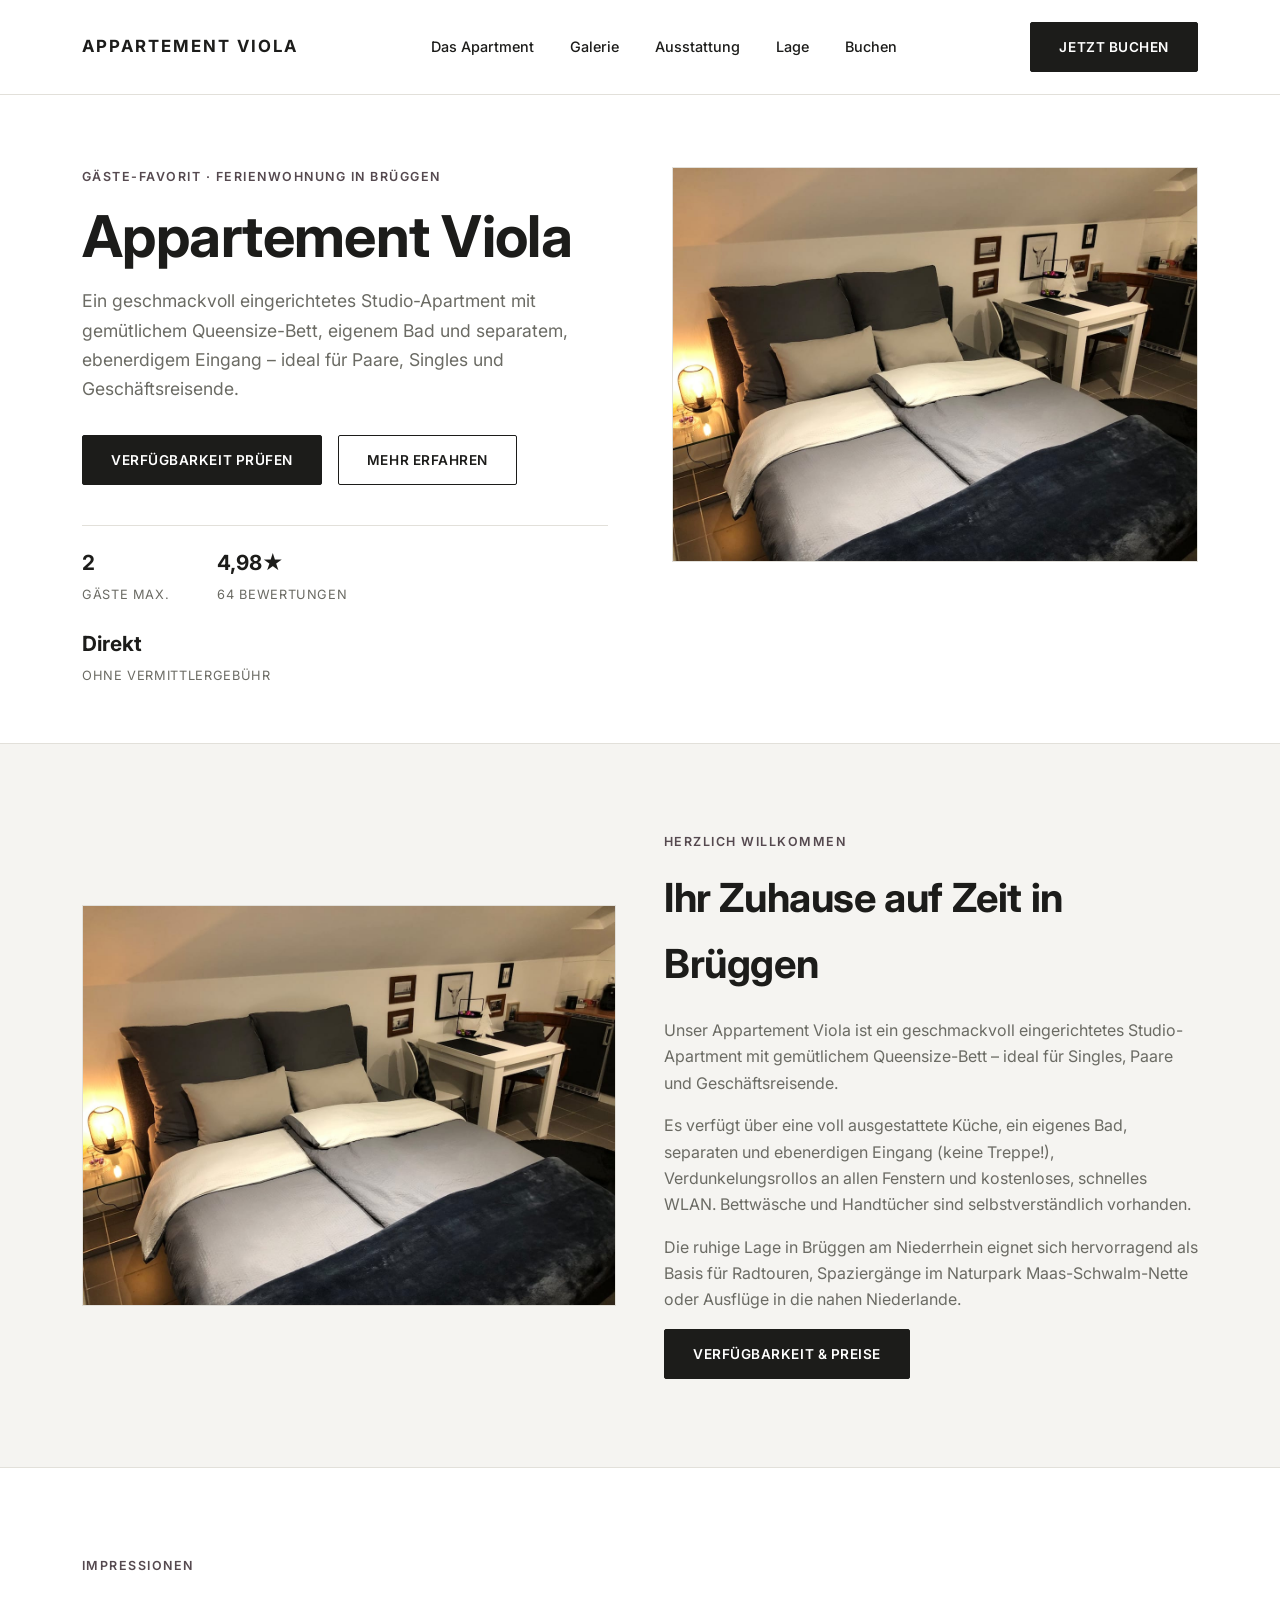
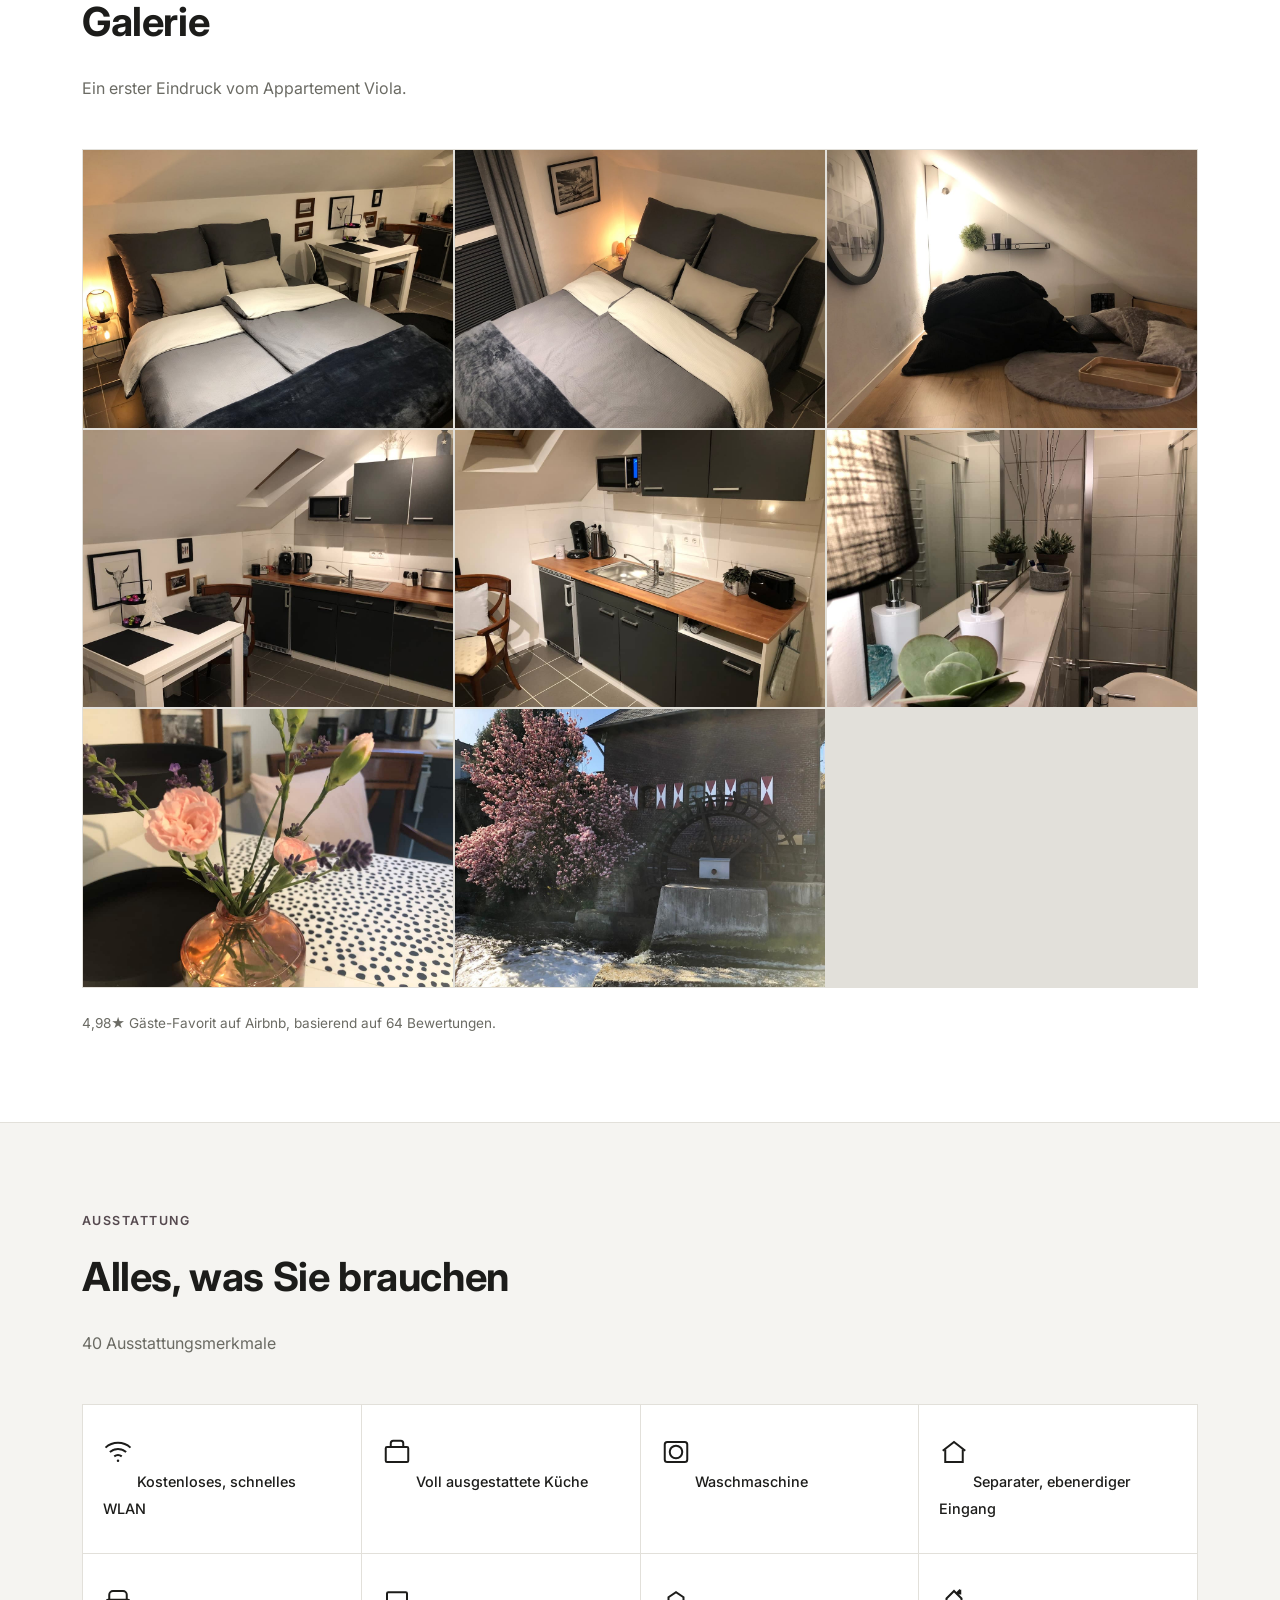
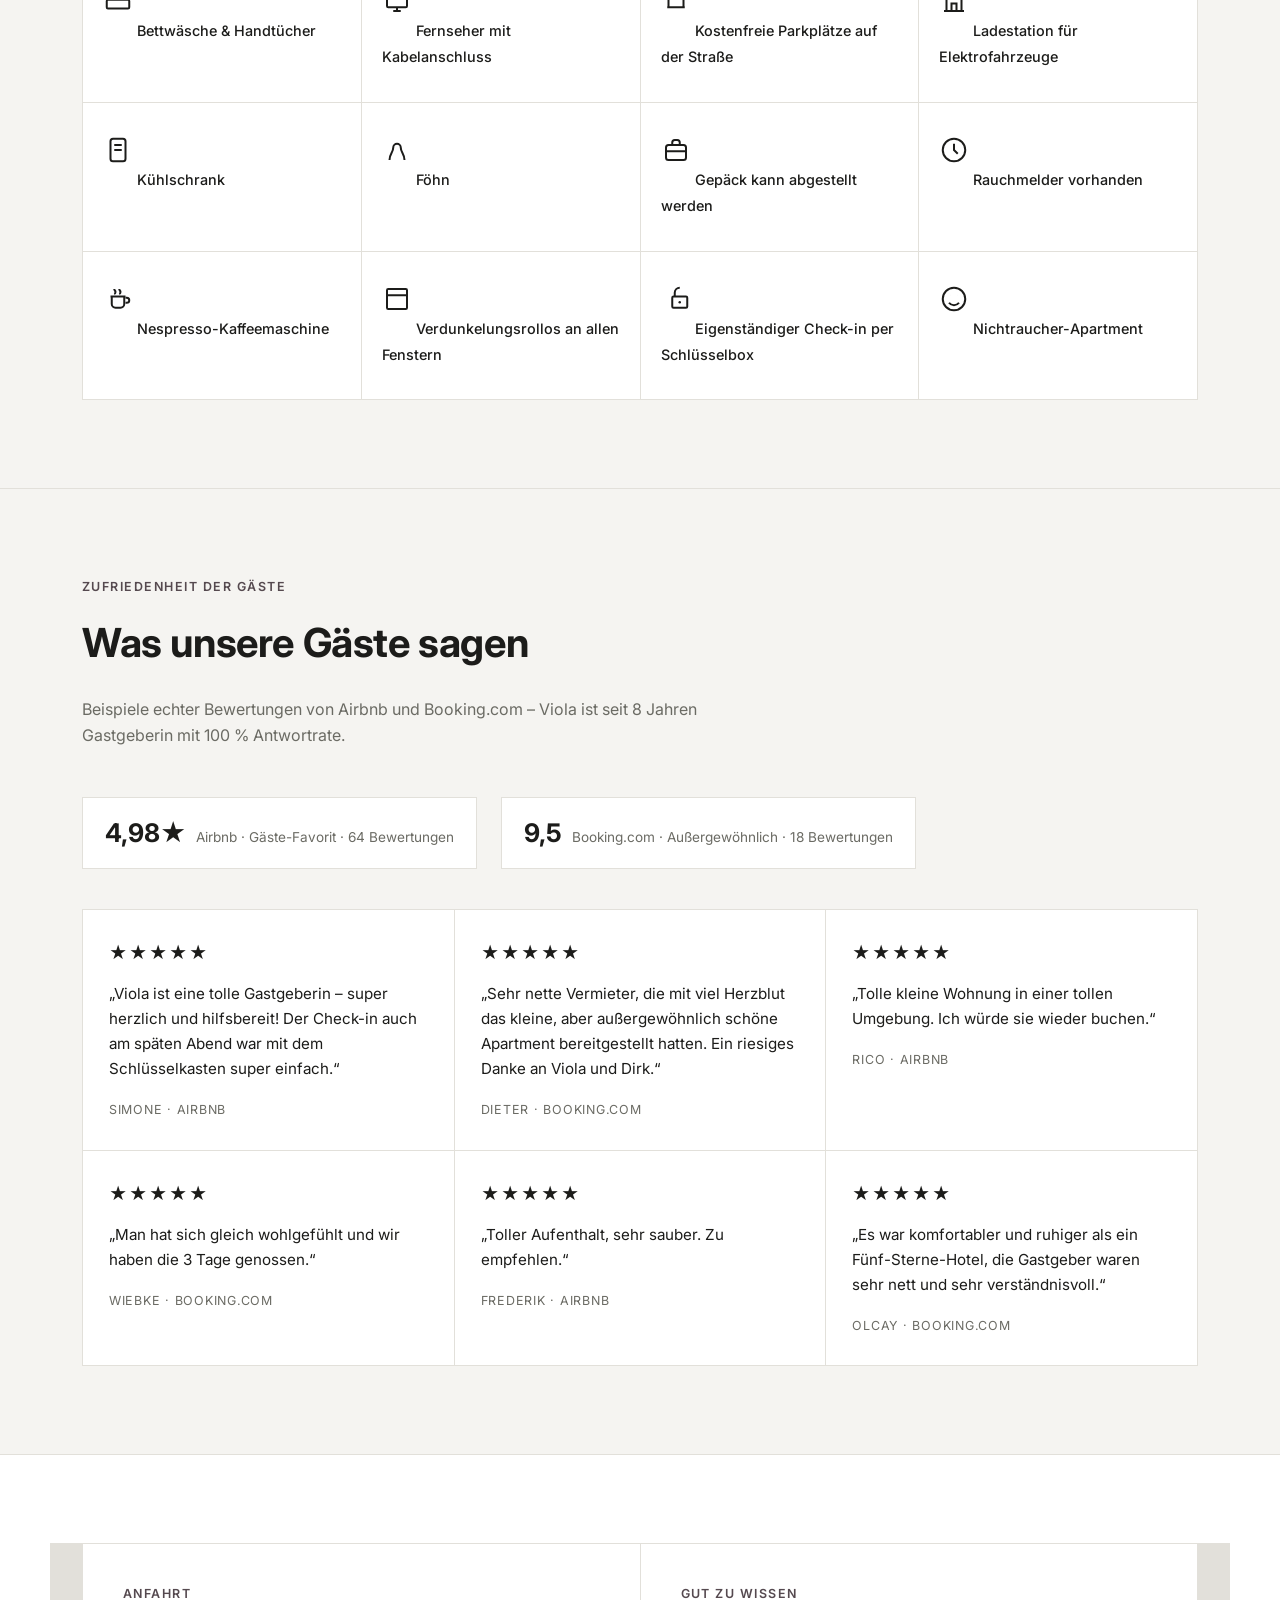
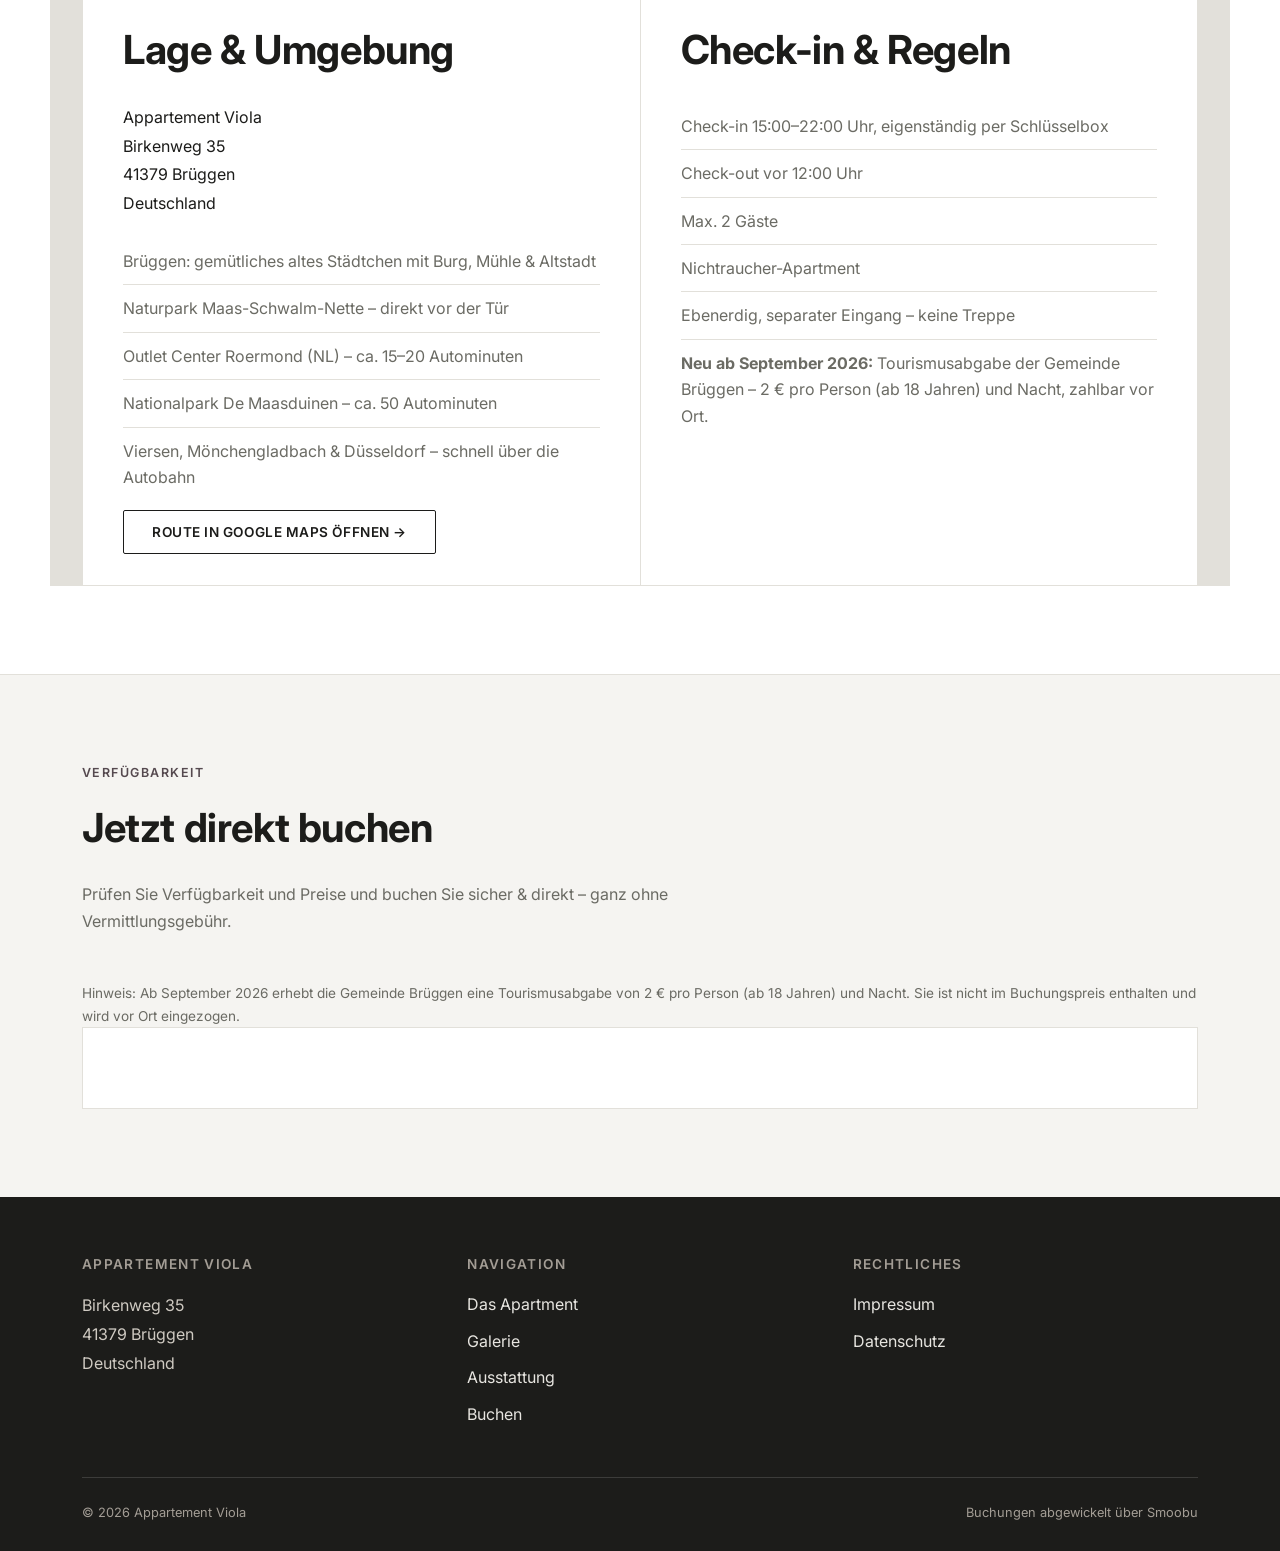
<file: index.html>
<!DOCTYPE html>
<html lang="de">
<head>
<meta charset="UTF-8">
<meta name="viewport" content="width=device-width, initial-scale=1.0">
<title>Appartement Viola – Ferienwohnung in Brüggen am Niederrhein</title>
<meta name="description" content="Appartement Viola in Brüggen: 4,98★ Gäste-Favorit auf Airbnb. Gemütliches Studio-Apartment für bis zu 2 Gäste – jetzt direkt und ohne Vermittlergebühr online buchen.">
<link rel="preconnect" href="https://fonts.googleapis.com">
<link rel="preconnect" href="https://fonts.gstatic.com" crossorigin>
<link href="https://fonts.googleapis.com/css2?family=Inter:wght@400;500;600;700&display=swap" rel="stylesheet">
<link rel="stylesheet" href="css/style.css">
</head>
<body>

<header>
  <nav class="nav">
    <a href="#top" class="logo">Appartement Viola</a>
    <button class="menu-toggle" id="menuToggle" aria-label="Menü öffnen">&#9776;</button>
    <ul class="nav-links" id="navLinks">
      <li><a href="#ueber-uns">Das Apartment</a></li>
      <li><a href="#galerie">Galerie</a></li>
      <li><a href="#ausstattung">Ausstattung</a></li>
      <li><a href="#lage">Lage</a></li>
      <li><a href="#buchen">Buchen</a></li>
    </ul>
    <a href="#buchen" class="btn nav-cta">Jetzt buchen</a>
  </nav>
</header>

<main id="top">

  <!-- HERO -->
  <section class="hero">
    <div class="container">
      <div class="hero-copy">
        <span class="hero-eyebrow">Gäste-Favorit · Ferienwohnung in Brüggen</span>
        <h1>Appartement Viola</h1>
        <p>Ein geschmackvoll eingerichtetes Studio-Apartment mit gemütlichem Queensize-Bett, eigenem Bad und separatem, ebenerdigem Eingang – ideal für Paare, Singles und Geschäftsreisende.</p>
        <div class="hero-actions">
          <a href="#buchen" class="btn">Verfügbarkeit prüfen</a>
          <a href="#ueber-uns" class="btn-outline">Mehr erfahren</a>
        </div>
        <div class="hero-facts">
          <div class="hero-fact"><strong>2</strong><span>Gäste max.</span></div>
          <div class="hero-fact"><strong>4,98&#9733;</strong><span>64 Bewertungen</span></div>
          <div class="hero-fact"><strong>Direkt</strong><span>ohne Vermittlergebühr</span></div>
        </div>
      </div>
      <div class="hero-image">
        <img src="img/hero.jpg" alt="Appartement Viola – Wohn- und Schlafbereich" loading="eager">
      </div>
    </div>
  </section>

  <!-- ABOUT -->
  <section id="ueber-uns" class="section-alt">
    <div class="container about-grid">
      <div>
        <img src="img/hero.jpg" alt="Gesamtübersicht des Appartement Viola">
      </div>
      <div class="about-text">
        <span class="eyebrow">Herzlich willkommen</span>
        <h2>Ihr Zuhause auf Zeit in Brüggen</h2>
        <p>Unser Appartement Viola ist ein geschmackvoll eingerichtetes Studio-Apartment mit gemütlichem Queensize-Bett – ideal für Singles, Paare und Geschäftsreisende.</p>
        <p>Es verfügt über eine voll ausgestattete Küche, ein eigenes Bad, separaten und ebenerdigen Eingang (keine Treppe!), Verdunkelungsrollos an allen Fenstern und kostenloses, schnelles WLAN. Bettwäsche und Handtücher sind selbstverständlich vorhanden.</p>
        <p>Die ruhige Lage in Brüggen am Niederrhein eignet sich hervorragend als Basis für Radtouren, Spaziergänge im Naturpark Maas-Schwalm-Nette oder Ausflüge in die nahen Niederlande.</p>
        <a href="#buchen" class="btn">Verfügbarkeit &amp; Preise</a>
      </div>
    </div>
  </section>

  <!-- GALLERY -->
  <section id="galerie">
    <div class="container">
      <span class="eyebrow">Impressionen</span>
      <h2>Galerie</h2>
      <p class="section-intro">Ein erster Eindruck vom Appartement Viola.</p>
      <div class="gallery-grid">
        <div class="gallery-item"><img src="img/hero.jpg" alt="Wohn- und Schlafbereich im Überblick" loading="lazy"></div>
        <div class="gallery-item"><img src="img/schlafzimmer.jpg" alt="Bett mit gemütlicher Ausstattung" loading="lazy"></div>
        <div class="gallery-item"><img src="img/wohnbereich.jpg" alt="Sitzecke im Wohnbereich" loading="lazy"></div>
        <div class="gallery-item"><img src="img/kueche.jpg" alt="Voll ausgestattete Küche mit Essbereich" loading="lazy"></div>
        <div class="gallery-item"><img src="img/kueche-detail.jpg" alt="Küchenzeile mit Mikrowelle und Spüle" loading="lazy"></div>
        <div class="gallery-item"><img src="img/bad.jpg" alt="Modernes Badezimmer" loading="lazy"></div>
        <div class="gallery-item"><img src="img/tisch-detail.jpg" alt="Liebevolles Detail: Blumen auf dem Esstisch" loading="lazy"></div>
        <div class="gallery-item"><img src="img/umgebung.jpg" alt="Historische Wassermühle in Brüggen" loading="lazy"></div>
      </div>
      <p class="gallery-note">4,98&#9733; Gäste-Favorit auf Airbnb, basierend auf 64 Bewertungen.</p>
    </div>
  </section>

  <!-- AMENITIES -->
  <section id="ausstattung" class="section-alt">
    <div class="container">
      <span class="eyebrow">Ausstattung</span>
      <h2>Alles, was Sie brauchen</h2>
      <p class="section-intro">40 Ausstattungsmerkmale</p>
      <div class="amenities-grid">
        <div class="amenity">
          <svg class="icon" viewBox="0 0 24 24" fill="none" stroke="currentColor" stroke-width="1.6"><path d="M2 8.5a15 15 0 0 1 20 0M5.5 12a10 10 0 0 1 13 0M9 15.5a5 5 0 0 1 6 0"/><circle cx="12" cy="19" r="1" fill="currentColor" stroke="none"/></svg>
          <span>Kostenloses, schnelles WLAN</span>
        </div>
        <div class="amenity">
          <svg class="icon" viewBox="0 0 24 24" fill="none" stroke="currentColor" stroke-width="1.6"><rect x="3" y="8" width="18" height="12" rx="1"/><path d="M7 8V5a2 2 0 0 1 2-2h6a2 2 0 0 1 2 2v3"/></svg>
          <span>Voll ausgestattete Küche</span>
        </div>
        <div class="amenity">
          <svg class="icon" viewBox="0 0 24 24" fill="none" stroke="currentColor" stroke-width="1.6"><rect x="3" y="4" width="18" height="16" rx="2"/><circle cx="12" cy="12" r="5"/></svg>
          <span>Waschmaschine</span>
        </div>
        <div class="amenity">
          <svg class="icon" viewBox="0 0 24 24" fill="none" stroke="currentColor" stroke-width="1.6"><path d="M3 11l9-7 9 7"/><path d="M5 10v10h14V10"/></svg>
          <span>Separater, ebenerdiger Eingang</span>
        </div>
        <div class="amenity">
          <svg class="icon" viewBox="0 0 24 24" fill="none" stroke="currentColor" stroke-width="1.6"><rect x="3" y="11" width="18" height="7" rx="1"/><path d="M5 11V7a3 3 0 0 1 3-3h8a3 3 0 0 1 3 3v4"/></svg>
          <span>Bettwäsche &amp; Handtücher</span>
        </div>
        <div class="amenity">
          <svg class="icon" viewBox="0 0 24 24" fill="none" stroke="currentColor" stroke-width="1.6"><rect x="4" y="5" width="16" height="12" rx="1"/><path d="M9 20h6M12 17v3"/></svg>
          <span>Fernseher mit Kabelanschluss</span>
        </div>
        <div class="amenity">
          <svg class="icon" viewBox="0 0 24 24" fill="none" stroke="currentColor" stroke-width="1.6"><path d="M5 17h14M6 17V9l6-4 6 4v8"/></svg>
          <span>Kostenfreie Parkplätze auf der Straße</span>
        </div>
        <div class="amenity">
          <svg class="icon" viewBox="0 0 24 24" fill="none" stroke="currentColor" stroke-width="1.6"><path d="M4 20h16M6 20V10l6-6 6 6v10M10 20v-6h4v6"/><path d="M14 6l3-3M17 3v3h-3"/></svg>
          <span>Ladestation für Elektrofahrzeuge</span>
        </div>
        <div class="amenity">
          <svg class="icon" viewBox="0 0 24 24" fill="none" stroke="currentColor" stroke-width="1.6"><rect x="6" y="3" width="12" height="18" rx="2"/><line x1="9" y1="8" x2="15" y2="8"/><line x1="9" y1="12" x2="15" y2="12"/></svg>
          <span>Kühlschrank</span>
        </div>
        <div class="amenity">
          <svg class="icon" viewBox="0 0 24 24" fill="none" stroke="currentColor" stroke-width="1.6"><path d="M6 20c0-5 3-6 3-10a3 3 0 0 1 6 0c0 4 3 5 3 10"/></svg>
          <span>Föhn</span>
        </div>
        <div class="amenity">
          <svg class="icon" viewBox="0 0 24 24" fill="none" stroke="currentColor" stroke-width="1.6"><rect x="4" y="8" width="16" height="12" rx="2"/><path d="M9 8V6a2 2 0 0 1 2-2h2a2 2 0 0 1 2 2v2"/><line x1="4" y1="13" x2="20" y2="13"/></svg>
          <span>Gepäck kann abgestellt werden</span>
        </div>
        <div class="amenity">
          <svg class="icon" viewBox="0 0 24 24" fill="none" stroke="currentColor" stroke-width="1.6"><circle cx="12" cy="12" r="9"/><path d="M12 7v5l3 3"/></svg>
          <span>Rauchmelder vorhanden</span>
        </div>
        <div class="amenity">
          <svg class="icon" viewBox="0 0 24 24" fill="none" stroke="currentColor" stroke-width="1.6"><path d="M6 10h12M7 10v6a3 3 0 0 0 3 3h4a3 3 0 0 0 3-3v-6"/><path d="M18 11h1a2 2 0 0 1 0 4h-1"/><path d="M9 4c0 1.2 1 1.2 1 2.4S9 8 9 8M13 4c0 1.2 1 1.2 1 2.4S13 8 13 8"/></svg>
          <span>Nespresso-Kaffeemaschine</span>
        </div>
        <div class="amenity">
          <svg class="icon" viewBox="0 0 24 24" fill="none" stroke="currentColor" stroke-width="1.6"><rect x="4" y="4" width="16" height="16" rx="1"/><path d="M4 9h16"/></svg>
          <span>Verdunkelungsrollos an allen Fenstern</span>
        </div>
        <div class="amenity">
          <svg class="icon" viewBox="0 0 24 24" fill="none" stroke="currentColor" stroke-width="1.6"><rect x="9" y="10" width="12" height="9" rx="1"/><circle cx="15" cy="14.5" r="1" fill="currentColor" stroke="none"/><path d="M11 10V7a4 4 0 0 1 4-4"/></svg>
          <span>Eigenständiger Check-in per Schlüsselbox</span>
        </div>
        <div class="amenity">
          <svg class="icon" viewBox="0 0 24 24" fill="none" stroke="currentColor" stroke-width="1.6"><circle cx="12" cy="12" r="9"/><path d="M8 15s1.5 2 4 2 4-2 4-2M9 9h.01M15 9h.01"/></svg>
          <span>Nichtraucher-Apartment</span>
        </div>
      </div>
    </div>
  </section>

  <!-- REVIEWS -->
  <section id="bewertungen" class="section-alt">
    <div class="container">
      <span class="eyebrow">Zufriedenheit der Gäste</span>
      <h2>Was unsere Gäste sagen</h2>
      <p class="section-intro">Beispiele echter Bewertungen von Airbnb und Booking.com – Viola ist seit 8 Jahren Gastgeberin mit 100&nbsp;% Antwortrate.</p>
      <div class="rating-badges">
        <div class="rating-badge"><strong>4,98&#9733;</strong><span>Airbnb · Gäste-Favorit · 64 Bewertungen</span></div>
        <div class="rating-badge"><strong>9,5</strong><span>Booking.com · Außergewöhnlich · 18 Bewertungen</span></div>
      </div>
      <div class="testimonial-grid">
        <div class="testimonial">
          <span class="stars">&#9733;&#9733;&#9733;&#9733;&#9733;</span>
          <p>„Viola ist eine tolle Gastgeberin – super herzlich und hilfsbereit! Der Check-in auch am späten Abend war mit dem Schlüsselkasten super einfach.“</p>
          <span class="source">Simone · Airbnb</span>
        </div>
        <div class="testimonial">
          <span class="stars">&#9733;&#9733;&#9733;&#9733;&#9733;</span>
          <p>„Sehr nette Vermieter, die mit viel Herzblut das kleine, aber außergewöhnlich schöne Apartment bereitgestellt hatten. Ein riesiges Danke an Viola und Dirk.“</p>
          <span class="source">Dieter · Booking.com</span>
        </div>
        <div class="testimonial">
          <span class="stars">&#9733;&#9733;&#9733;&#9733;&#9733;</span>
          <p>„Tolle kleine Wohnung in einer tollen Umgebung. Ich würde sie wieder buchen.“</p>
          <span class="source">Rico · Airbnb</span>
        </div>
        <div class="testimonial">
          <span class="stars">&#9733;&#9733;&#9733;&#9733;&#9733;</span>
          <p>„Man hat sich gleich wohlgefühlt und wir haben die 3 Tage genossen.“</p>
          <span class="source">Wiebke · Booking.com</span>
        </div>
        <div class="testimonial">
          <span class="stars">&#9733;&#9733;&#9733;&#9733;&#9733;</span>
          <p>„Toller Aufenthalt, sehr sauber. Zu empfehlen.“</p>
          <span class="source">Frederik · Airbnb</span>
        </div>
        <div class="testimonial">
          <span class="stars">&#9733;&#9733;&#9733;&#9733;&#9733;</span>
          <p>„Es war komfortabler und ruhiger als ein Fünf-Sterne-Hotel, die Gastgeber waren sehr nett und sehr verständnisvoll.“</p>
          <span class="source">Olcay · Booking.com</span>
        </div>
      </div>
    </div>
  </section>

  <!-- LOCATION -->
  <section id="lage">
    <div class="container location-grid">
      <div class="location-card">
        <span class="eyebrow">Anfahrt</span>
        <h2>Lage &amp; Umgebung</h2>
        <address>
          Appartement Viola<br>
          Birkenweg 35<br>
          41379 Brüggen<br>
          Deutschland
        </address>
        <ul class="location-list">
          <li>Brüggen: gemütliches altes Städtchen mit Burg, Mühle &amp; Altstadt</li>
          <li>Naturpark Maas-Schwalm-Nette – direkt vor der Tür</li>
          <li>Outlet Center Roermond (NL) – ca. 15–20 Autominuten</li>
          <li>Nationalpark De Maasduinen – ca. 50 Autominuten</li>
          <li>Viersen, Mönchengladbach &amp; Düsseldorf – schnell über die Autobahn</li>
        </ul>
        <p style="margin-top:18px;">
          <a class="btn-outline" href="https://www.google.com/maps/search/?api=1&query=Birkenweg+35+41379+Br%C3%BCggen" target="_blank" rel="noopener">Route in Google Maps öffnen &rarr;</a>
        </p>
      </div>
      <div class="location-card">
        <span class="eyebrow">Gut zu wissen</span>
        <h2>Check-in &amp; Regeln</h2>
        <ul class="location-list">
          <li>Check-in 15:00–22:00 Uhr, eigenständig per Schlüsselbox</li>
          <li>Check-out vor 12:00 Uhr</li>
          <li>Max. 2 Gäste</li>
          <li>Nichtraucher-Apartment</li>
          <li>Ebenerdig, separater Eingang – keine Treppe</li>
          <li><strong>Neu ab September 2026:</strong> Tourismusabgabe der Gemeinde Brüggen – 2 € pro Person (ab 18 Jahren) und Nacht, zahlbar vor Ort.</li>
        </ul>
      </div>
    </div>
  </section>

  <!-- BOOKING -->
  <section id="buchen" class="section-alt">
    <div class="container">
      <span class="eyebrow">Verfügbarkeit</span>
      <h2>Jetzt direkt buchen</h2>
      <p class="section-intro">Prüfen Sie Verfügbarkeit und Preise und buchen Sie sicher &amp; direkt – ganz ohne Vermittlungsgebühr.</p>
      <p class="gallery-note">Hinweis: Ab September 2026 erhebt die Gemeinde Brüggen eine Tourismusabgabe von 2 € pro Person (ab 18 Jahren) und Nacht. Sie ist nicht im Buchungspreis enthalten und wird vor Ort eingezogen.</p>
      <div class="booking-wrap">
        <div id="apartmentIframeAll">
          <script type="text/javascript" src="https://login.smoobu.com/js/Settings/BookingToolIframe.js"></script>
          <script>BookingToolIframe.initialize({"url": "https://login.smoobu.com/de/booking-tool/iframe/46844", "baseUrl": "https://login.smoobu.com", "target": "#apartmentIframeAll"})</script>
        </div>
      </div>
    </div>
  </section>

</main>

<footer>
  <div class="container">
    <div class="footer-grid">
      <div>
        <h3>Appartement Viola</h3>
        <address>
          Birkenweg 35<br>
          41379 Brüggen<br>
          Deutschland
        </address>
      </div>
      <div>
        <h3>Navigation</h3>
        <ul>
          <li><a href="#ueber-uns">Das Apartment</a></li>
          <li><a href="#galerie">Galerie</a></li>
          <li><a href="#ausstattung">Ausstattung</a></li>
          <li><a href="#buchen">Buchen</a></li>
        </ul>
      </div>
      <div>
        <h3>Rechtliches</h3>
        <ul>
          <li><a href="impressum.html">Impressum</a></li>
          <li><a href="datenschutz.html">Datenschutz</a></li>
        </ul>
      </div>
    </div>
    <div class="footer-bottom">
      <span>&copy; 2026 Appartement Viola</span>
      <span>Buchungen abgewickelt über Smoobu</span>
    </div>
  </div>
</footer>

<script src="js/script.js"></script>
<!-- Cloudflare Web Analytics --><script type='module' src='https://static.cloudflareinsights.com/beacon.min.js' data-cf-beacon='{"token": "d21fdc169ae44397a2df59afc6e3804c"}'></script><!-- End Cloudflare Web Analytics -->
</body>
</html>
</file>
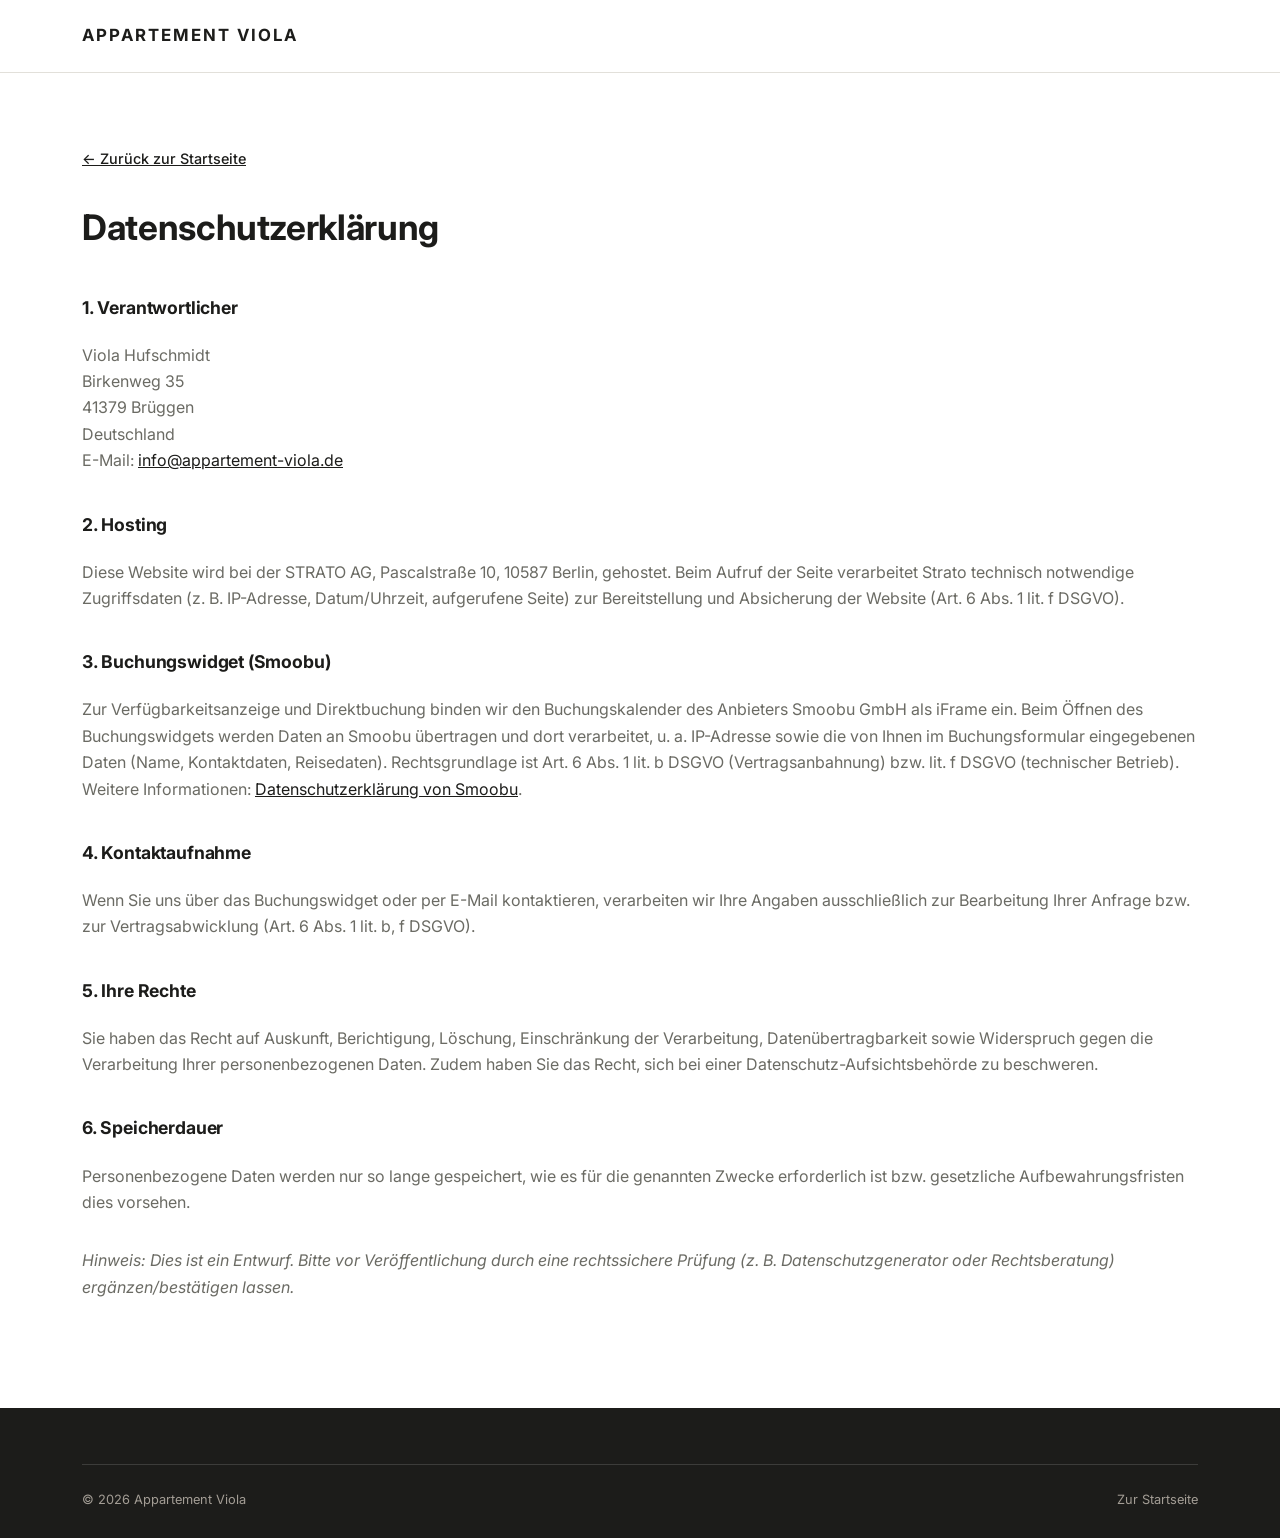
<file: datenschutz.html>
<!DOCTYPE html>
<html lang="de">
<head>
<meta charset="UTF-8">
<meta name="viewport" content="width=device-width, initial-scale=1.0">
<title>Datenschutzerklärung – Appartement Viola</title>
<link rel="preconnect" href="https://fonts.googleapis.com">
<link href="https://fonts.googleapis.com/css2?family=Inter:wght@400;500;600;700&display=swap" rel="stylesheet">
<link rel="stylesheet" href="css/style.css">
</head>
<body>
<header>
  <nav class="nav">
    <a href="index.html" class="logo">Appartement Viola</a>
  </nav>
</header>
<main class="legal-page">
  <div class="container">
    <a href="index.html" class="back-link">&larr; Zurück zur Startseite</a>
    <h1>Datenschutzerklärung</h1>

    <h2>1. Verantwortlicher</h2>
    <p>
      Viola Hufschmidt<br>
      Birkenweg 35<br>
      41379 Brüggen<br>
      Deutschland<br>
      E-Mail: <a data-obfuscate="email"></a>
    </p>
    <noscript><p>Bitte aktivieren Sie JavaScript, um die Kontaktdaten anzuzeigen.</p></noscript>

    <h2>2. Hosting</h2>
    <p>Diese Website wird bei der STRATO AG, Pascalstraße 10, 10587 Berlin, gehostet. Beim Aufruf der Seite verarbeitet Strato technisch notwendige Zugriffsdaten (z. B. IP-Adresse, Datum/Uhrzeit, aufgerufene Seite) zur Bereitstellung und Absicherung der Website (Art. 6 Abs. 1 lit. f DSGVO).</p>

    <h2>3. Buchungswidget (Smoobu)</h2>
    <p>Zur Verfügbarkeitsanzeige und Direktbuchung binden wir den Buchungskalender des Anbieters Smoobu GmbH als iFrame ein. Beim Öffnen des Buchungswidgets werden Daten an Smoobu übertragen und dort verarbeitet, u. a. IP-Adresse sowie die von Ihnen im Buchungsformular eingegebenen Daten (Name, Kontaktdaten, Reisedaten). Rechtsgrundlage ist Art. 6 Abs. 1 lit. b DSGVO (Vertragsanbahnung) bzw. lit. f DSGVO (technischer Betrieb). Weitere Informationen: <a href="https://www.smoobu.com/de/datenschutz/" target="_blank" rel="noopener">Datenschutzerklärung von Smoobu</a>.</p>

    <h2>4. Kontaktaufnahme</h2>
    <p>Wenn Sie uns über das Buchungswidget oder per E-Mail kontaktieren, verarbeiten wir Ihre Angaben ausschließlich zur Bearbeitung Ihrer Anfrage bzw. zur Vertragsabwicklung (Art. 6 Abs. 1 lit. b, f DSGVO).</p>

    <h2>5. Ihre Rechte</h2>
    <p>Sie haben das Recht auf Auskunft, Berichtigung, Löschung, Einschränkung der Verarbeitung, Datenübertragbarkeit sowie Widerspruch gegen die Verarbeitung Ihrer personenbezogenen Daten. Zudem haben Sie das Recht, sich bei einer Datenschutz-Aufsichtsbehörde zu beschweren.</p>

    <h2>6. Speicherdauer</h2>
    <p>Personenbezogene Daten werden nur so lange gespeichert, wie es für die genannten Zwecke erforderlich ist bzw. gesetzliche Aufbewahrungsfristen dies vorsehen.</p>

    <p style="margin-top:32px; font-style:italic;">Hinweis: Dies ist ein Entwurf. Bitte vor Veröffentlichung durch eine rechtssichere Prüfung (z. B. Datenschutzgenerator oder Rechtsberatung) ergänzen/bestätigen lassen.</p>
  </div>
</main>
<footer>
  <div class="container">
    <div class="footer-bottom">
      <span>&copy; 2026 Appartement Viola</span>
      <span><a href="index.html">Zur Startseite</a></span>
    </div>
  </div>
</footer>
<script src="js/script.js"></script>
<!-- Cloudflare Web Analytics --><script type='module' src='https://static.cloudflareinsights.com/beacon.min.js' data-cf-beacon='{"token": "d21fdc169ae44397a2df59afc6e3804c"}'></script><!-- End Cloudflare Web Analytics -->
</body>
</html>
</file>
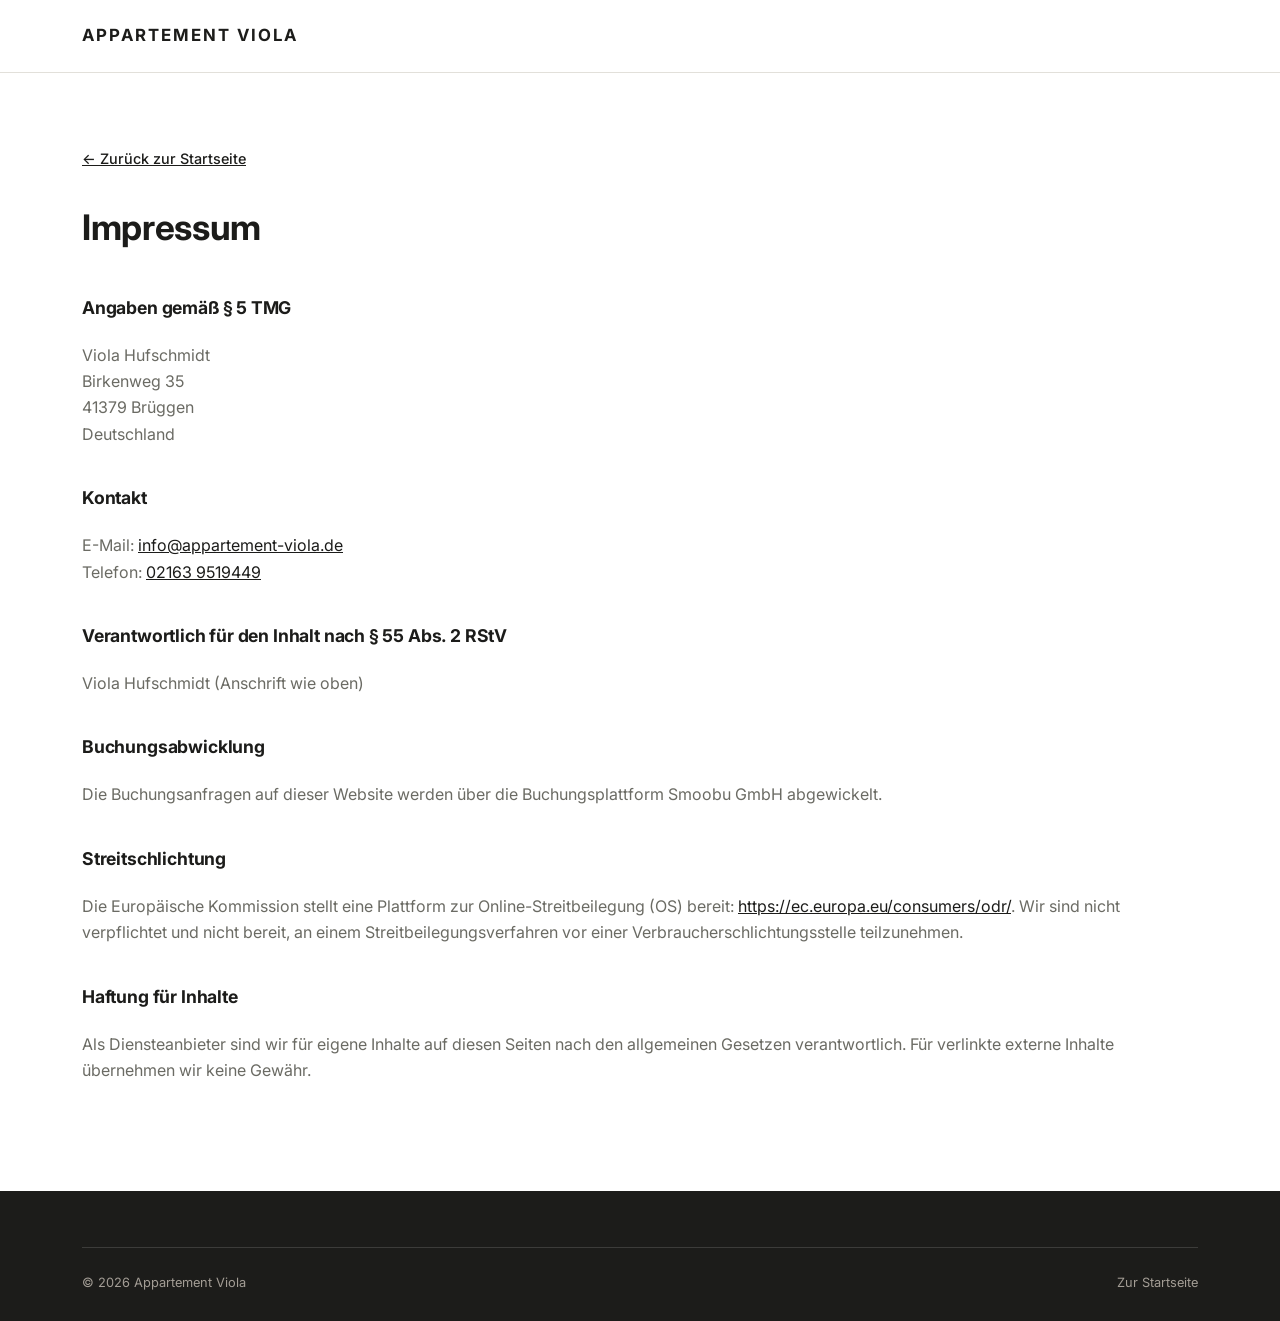
<file: impressum.html>
<!DOCTYPE html>
<html lang="de">
<head>
<meta charset="UTF-8">
<meta name="viewport" content="width=device-width, initial-scale=1.0">
<title>Impressum – Appartement Viola</title>
<link rel="preconnect" href="https://fonts.googleapis.com">
<link href="https://fonts.googleapis.com/css2?family=Inter:wght@400;500;600;700&display=swap" rel="stylesheet">
<link rel="stylesheet" href="css/style.css">
</head>
<body>
<header>
  <nav class="nav">
    <a href="index.html" class="logo">Appartement Viola</a>
  </nav>
</header>
<main class="legal-page">
  <div class="container">
    <a href="index.html" class="back-link">&larr; Zurück zur Startseite</a>
    <h1>Impressum</h1>

    <h2>Angaben gemäß § 5 TMG</h2>
    <p>
      Viola Hufschmidt<br>
      Birkenweg 35<br>
      41379 Brüggen<br>
      Deutschland
    </p>

    <h2>Kontakt</h2>
    <p>
      E-Mail: <a data-obfuscate="email"></a><br>
      Telefon: <a data-obfuscate="phone"></a>
    </p>
    <noscript><p>Bitte aktivieren Sie JavaScript, um die Kontaktdaten anzuzeigen.</p></noscript>

    <h2>Verantwortlich für den Inhalt nach § 55 Abs. 2 RStV</h2>
    <p>Viola Hufschmidt (Anschrift wie oben)</p>

    <h2>Buchungsabwicklung</h2>
    <p>Die Buchungsanfragen auf dieser Website werden über die Buchungsplattform Smoobu GmbH abgewickelt.</p>

    <h2>Streitschlichtung</h2>
    <p>Die Europäische Kommission stellt eine Plattform zur Online-Streitbeilegung (OS) bereit: <a href="https://ec.europa.eu/consumers/odr/" target="_blank" rel="noopener">https://ec.europa.eu/consumers/odr/</a>. Wir sind nicht verpflichtet und nicht bereit, an einem Streitbeilegungsverfahren vor einer Verbraucherschlichtungsstelle teilzunehmen.</p>

    <h2>Haftung für Inhalte</h2>
    <p>Als Diensteanbieter sind wir für eigene Inhalte auf diesen Seiten nach den allgemeinen Gesetzen verantwortlich. Für verlinkte externe Inhalte übernehmen wir keine Gewähr.</p>
  </div>
</main>
<footer>
  <div class="container">
    <div class="footer-bottom">
      <span>&copy; 2026 Appartement Viola</span>
      <span><a href="index.html">Zur Startseite</a></span>
    </div>
  </div>
</footer>
<script src="js/script.js"></script>
<!-- Cloudflare Web Analytics --><script type='module' src='https://static.cloudflareinsights.com/beacon.min.js' data-cf-beacon='{"token": "d21fdc169ae44397a2df59afc6e3804c"}'></script><!-- End Cloudflare Web Analytics -->
</body>
</html>
</file>
<file: css/style.css>
/* Appartement Viola — Website */

:root {
  --ink: #1c1c1a;
  --paper: #ffffff;
  --paper-alt: #f5f4f1;
  --line: #e2e0da;
  --muted: #6b6b64;
  --accent: #55494f;
  --radius: 2px;
  --max-width: 1180px;
}

* , *::before, *::after { box-sizing: border-box; margin: 0; padding: 0; }

html { scroll-behavior: smooth; }

html, body { overflow-x: hidden; }

body {
  font-family: 'Inter', system-ui, -apple-system, Segoe UI, Roboto, sans-serif;
  background: var(--paper);
  color: var(--ink);
  line-height: 1.65;
  -webkit-font-smoothing: antialiased;
}

img { max-width: 100%; display: block; }

a { color: inherit; text-decoration: none; }

.container { max-width: var(--max-width); margin: 0 auto; padding: 0 32px; }

/* Header */
header {
  position: sticky;
  top: 0;
  z-index: 50;
  background: rgba(255, 255, 255, 0.94);
  backdrop-filter: blur(6px);
  border-bottom: 1px solid var(--line);
}

.nav {
  display: flex;
  align-items: center;
  justify-content: space-between;
  padding: 22px 32px;
  max-width: var(--max-width);
  margin: 0 auto;
}

.logo {
  font-size: 1.05rem;
  font-weight: 700;
  color: var(--ink);
  letter-spacing: 0.12em;
  text-transform: uppercase;
}

.nav-links {
  display: flex;
  gap: 36px;
  list-style: none;
  font-size: 0.9rem;
  font-weight: 500;
}

.nav-links a { position: relative; padding-bottom: 4px; }
.nav-links a:hover { color: var(--accent); }

.btn {
  display: inline-block;
  padding: 13px 28px;
  border-radius: var(--radius);
  background: var(--ink);
  color: #fff;
  font-weight: 600;
  font-size: 0.85rem;
  letter-spacing: 0.04em;
  text-transform: uppercase;
  transition: background 0.2s ease;
  border: 1px solid var(--ink);
  cursor: pointer;
}

.btn:hover { background: var(--accent); border-color: var(--accent); }

.nav-cta { display: none; }
@media (min-width: 980px) { .nav-cta { display: inline-block; } }

.menu-toggle {
  display: block;
  background: none;
  border: none;
  font-size: 1.5rem;
  color: var(--ink);
  cursor: pointer;
  line-height: 1;
}
@media (min-width: 980px) { .menu-toggle { display: none; } }

.nav-links { display: none; }
@media (min-width: 980px) { .nav-links { display: flex; } }

.nav-links.open {
  display: flex;
  position: absolute;
  top: 100%;
  left: 0;
  right: 0;
  flex-direction: column;
  background: var(--paper);
  padding: 24px 32px;
  gap: 18px;
  border-bottom: 1px solid var(--line);
}

/* Hero */
.hero {
  position: relative;
  padding: 72px 0 0;
  overflow: hidden;
  border-bottom: 1px solid var(--line);
}

.hero .container {
  display: grid;
  gap: 0;
  align-items: stretch;
}

@media (min-width: 900px) {
  .hero .container {
    grid-template-columns: 1fr 1fr;
    gap: 64px;
    padding-bottom: 0;
  }
}

.hero-copy { padding-bottom: 56px; display: flex; flex-direction: column; justify-content: center; }

.hero-eyebrow {
  color: var(--accent);
  font-weight: 600;
  letter-spacing: 0.12em;
  text-transform: uppercase;
  font-size: 0.78rem;
  margin-bottom: 18px;
}

.hero h1 {
  font-size: clamp(2.4rem, 5vw, 3.6rem);
  line-height: 1.05;
  font-weight: 700;
  letter-spacing: -0.01em;
  color: var(--ink);
  margin-bottom: 20px;
}

.hero p {
  color: var(--muted);
  font-size: 1.1rem;
  max-width: 46ch;
  margin-bottom: 32px;
}

.hero-actions { display: flex; gap: 16px; flex-wrap: wrap; }

.btn-outline {
  padding: 13px 28px;
  border-radius: var(--radius);
  border: 1px solid var(--ink);
  color: var(--ink);
  font-weight: 600;
  font-size: 0.85rem;
  letter-spacing: 0.04em;
  text-transform: uppercase;
}
.btn-outline:hover { background: var(--ink); color: #fff; }

.hero-image { overflow: hidden; border: 1px solid var(--line); align-self: start; }

.hero-facts {
  display: flex;
  flex-wrap: wrap;
  gap: 0;
  margin-top: 40px;
  border-top: 1px solid var(--line);
}
.hero-fact {
  text-align: left;
  padding: 20px 24px 0 0;
  margin-right: 24px;
}
.hero-fact strong { display: block; font-size: 1.3rem; color: var(--ink); font-weight: 700; }
.hero-fact span { font-size: 0.8rem; color: var(--muted); text-transform: uppercase; letter-spacing: 0.05em; }

/* Section basics */
section { padding: 88px 0; border-bottom: 1px solid var(--line); }
main > section:last-child { border-bottom: none; }
.section-alt { background: var(--paper-alt); }

.eyebrow {
  color: var(--accent);
  font-weight: 600;
  letter-spacing: 0.12em;
  text-transform: uppercase;
  font-size: 0.78rem;
  margin-bottom: 12px;
  display: block;
}

h2 {
  font-size: clamp(1.9rem, 3.2vw, 2.5rem);
  font-weight: 700;
  letter-spacing: -0.01em;
  color: var(--ink);
  margin-bottom: 20px;
}

.section-intro { max-width: 65ch; color: var(--muted); margin-bottom: 48px; }

/* About */
.about-grid {
  display: grid;
  gap: 48px;
  align-items: center;
}
@media (min-width: 900px) {
  .about-grid { grid-template-columns: 1fr 1fr; }
}
.about-grid img { border: 1px solid var(--line); }
.about-text p { margin-bottom: 16px; color: var(--muted); }

/* Gallery */
.gallery-grid {
  display: grid;
  grid-template-columns: repeat(2, 1fr);
  gap: 2px;
  background: var(--line);
  border: 1px solid var(--line);
}
@media (min-width: 700px) {
  .gallery-grid { grid-template-columns: repeat(3, 1fr); }
}
.gallery-item {
  overflow: hidden;
  aspect-ratio: 4 / 3;
  background: var(--paper);
}
.gallery-item img { width: 100%; height: 100%; object-fit: cover; transition: transform 0.35s ease; }
.gallery-item:hover img { transform: scale(1.04); }

.gallery-note {
  margin-top: 24px;
  font-size: 0.85rem;
  color: var(--muted);
}

/* Amenities */
.amenities-grid {
  display: grid;
  grid-template-columns: repeat(2, 1fr);
  gap: 1px;
  background: var(--line);
  border: 1px solid var(--line);
}
@media (min-width: 700px) {
  .amenities-grid { grid-template-columns: repeat(4, 1fr); }
}
.amenity {
  background: var(--paper);
  padding: 32px 20px;
  text-align: left;
}
.amenity .icon {
  width: 30px;
  height: 30px;
  margin-bottom: 20px;
  color: var(--ink);
}
.amenity span { font-size: 0.9rem; font-weight: 500; }

/* Reviews */
.rating-badges {
  display: flex;
  flex-wrap: wrap;
  gap: 24px;
  margin-bottom: 40px;
}
.rating-badge {
  display: flex;
  align-items: baseline;
  gap: 10px;
  background: var(--paper);
  border: 1px solid var(--line);
  padding: 14px 22px;
}
.rating-badge strong { font-size: 1.6rem; font-weight: 700; }
.rating-badge span { font-size: 0.85rem; color: var(--muted); }

.testimonial-grid {
  display: grid;
  grid-template-columns: 1fr;
  gap: 1px;
  background: var(--line);
  border: 1px solid var(--line);
}
@media (min-width: 700px) {
  .testimonial-grid { grid-template-columns: repeat(3, 1fr); }
}
.testimonial { background: var(--paper); padding: 28px 26px; }
.testimonial .stars { display: block; margin-bottom: 14px; color: var(--ink); font-size: 1.1rem; letter-spacing: 2px; }
.testimonial p { color: var(--ink); font-size: 0.95rem; margin-bottom: 14px; }
.testimonial .source { font-size: 0.78rem; text-transform: uppercase; letter-spacing: 0.06em; color: var(--muted); }

/* Location */
.location-grid {
  display: grid;
  gap: 1px;
  background: var(--line);
  border: 1px solid var(--line);
}
@media (min-width: 900px) {
  .location-grid { grid-template-columns: 1fr 1fr; }
}
.location-card {
  background: var(--paper);
  padding: 40px;
}
.location-card address { font-style: normal; margin-bottom: 20px; line-height: 1.8; }
.location-list { list-style: none; }
.location-list li { padding: 10px 0; color: var(--muted); border-bottom: 1px solid var(--line); }
.location-list li:last-child { border-bottom: none; }

/* Booking */
.booking-wrap {
  background: var(--paper);
  border: 1px solid var(--line);
  padding: 40px;
}
#apartmentIframeAll iframe { width: 100%; border: 0; }

/* Footer */
footer {
  background: var(--ink);
  color: #e7e5e0;
  padding: 56px 0 28px;
}
.footer-grid {
  display: grid;
  gap: 40px;
  margin-bottom: 40px;
}
@media (min-width: 700px) {
  .footer-grid { grid-template-columns: repeat(3, 1fr); }
}
footer h3 {
  margin-bottom: 16px;
  font-size: 0.85rem;
  text-transform: uppercase;
  letter-spacing: 0.1em;
  color: #a39d95;
  font-weight: 600;
}
footer address { font-style: normal; color: #cfcac2; line-height: 1.8; }
footer ul { list-style: none; }
footer ul li { margin-bottom: 10px; }
footer a:hover { color: #fff; text-decoration: underline; }
.footer-bottom {
  border-top: 1px solid rgba(255,255,255,0.14);
  padding-top: 24px;
  display: flex;
  flex-wrap: wrap;
  gap: 12px;
  justify-content: space-between;
  font-size: 0.8rem;
  color: #a39d95;
}

/* Legal pages */
.legal-page { padding: 72px 0 96px; }
.legal-page h1 { font-size: 2.2rem; font-weight: 700; letter-spacing: -0.01em; color: var(--ink); margin-bottom: 28px; }
.legal-page h2 { font-size: 1.1rem; margin-top: 36px; font-weight: 700; }
.legal-page p, .legal-page li { color: var(--muted); margin-bottom: 12px; }
.legal-page a { color: var(--ink); text-decoration: underline; }
.back-link { display: inline-block; margin-bottom: 28px; color: var(--muted); font-weight: 500; font-size: 0.9rem; }
</file>
